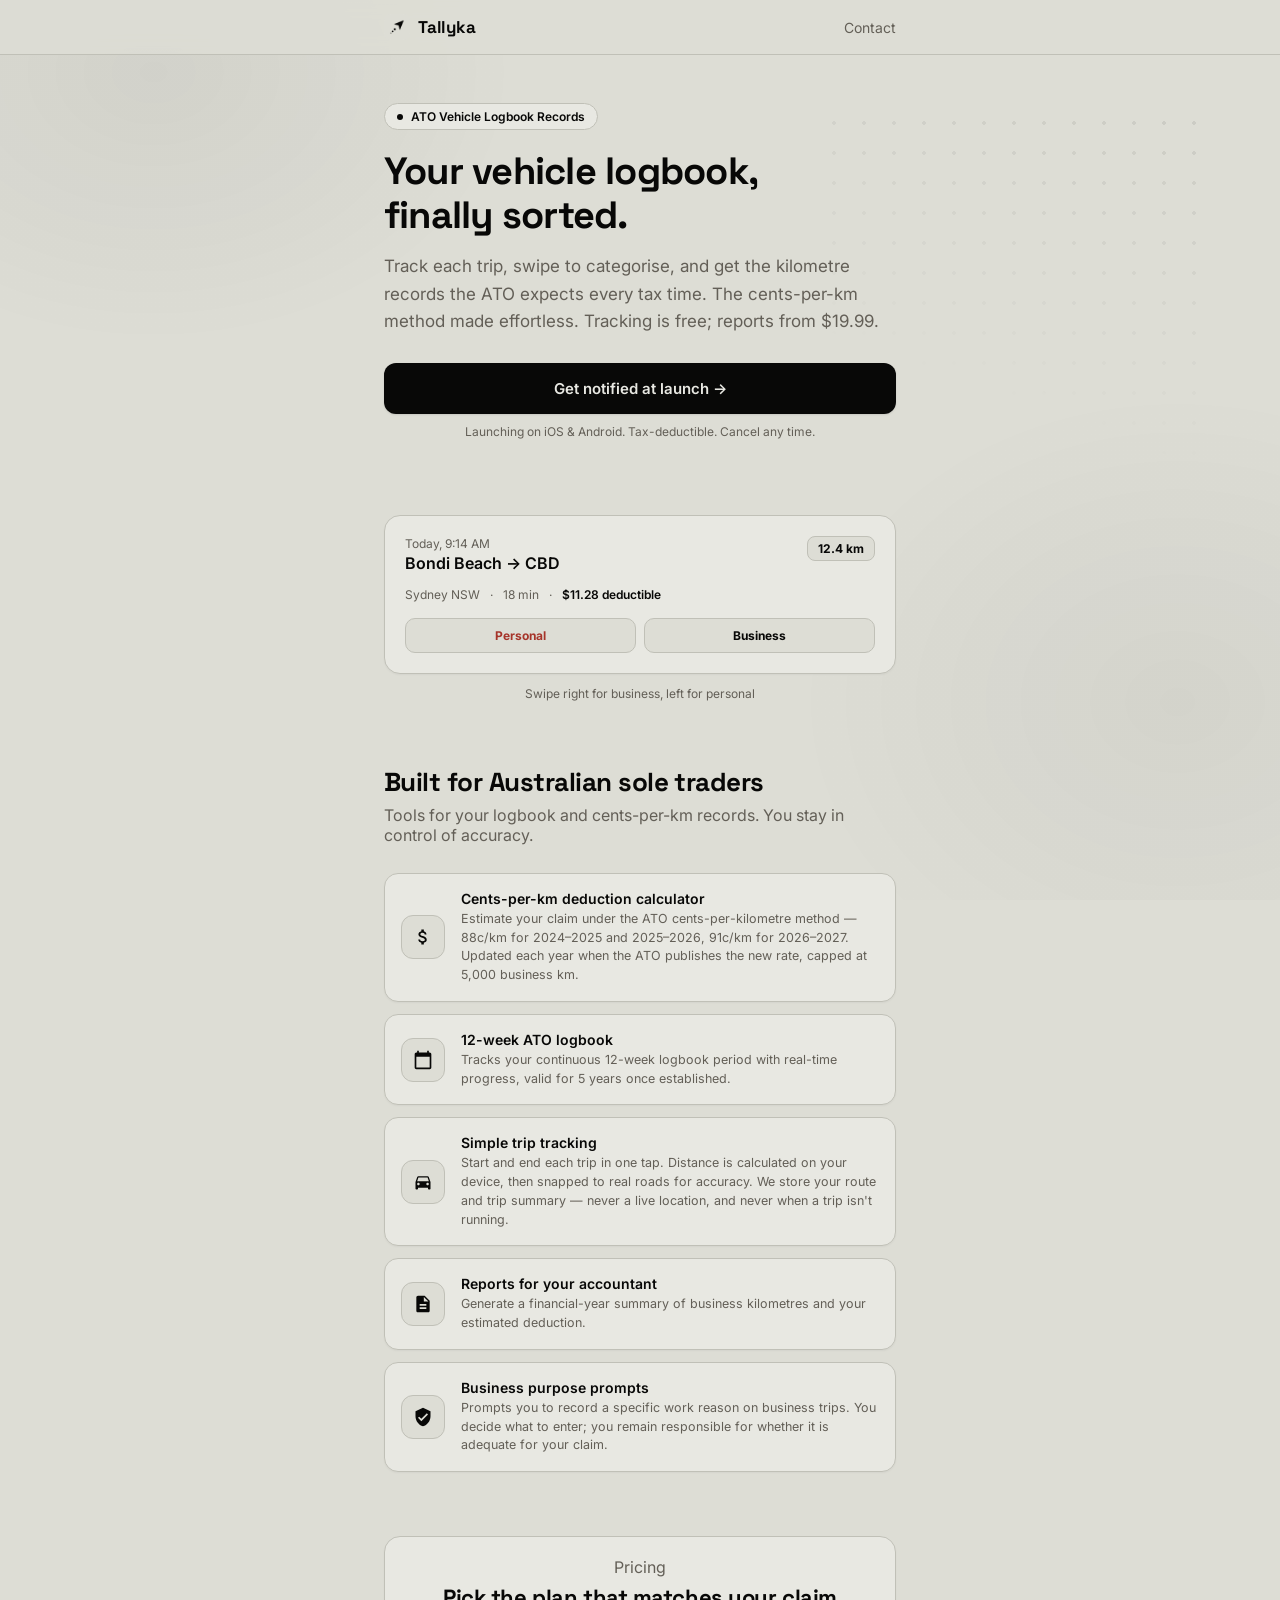
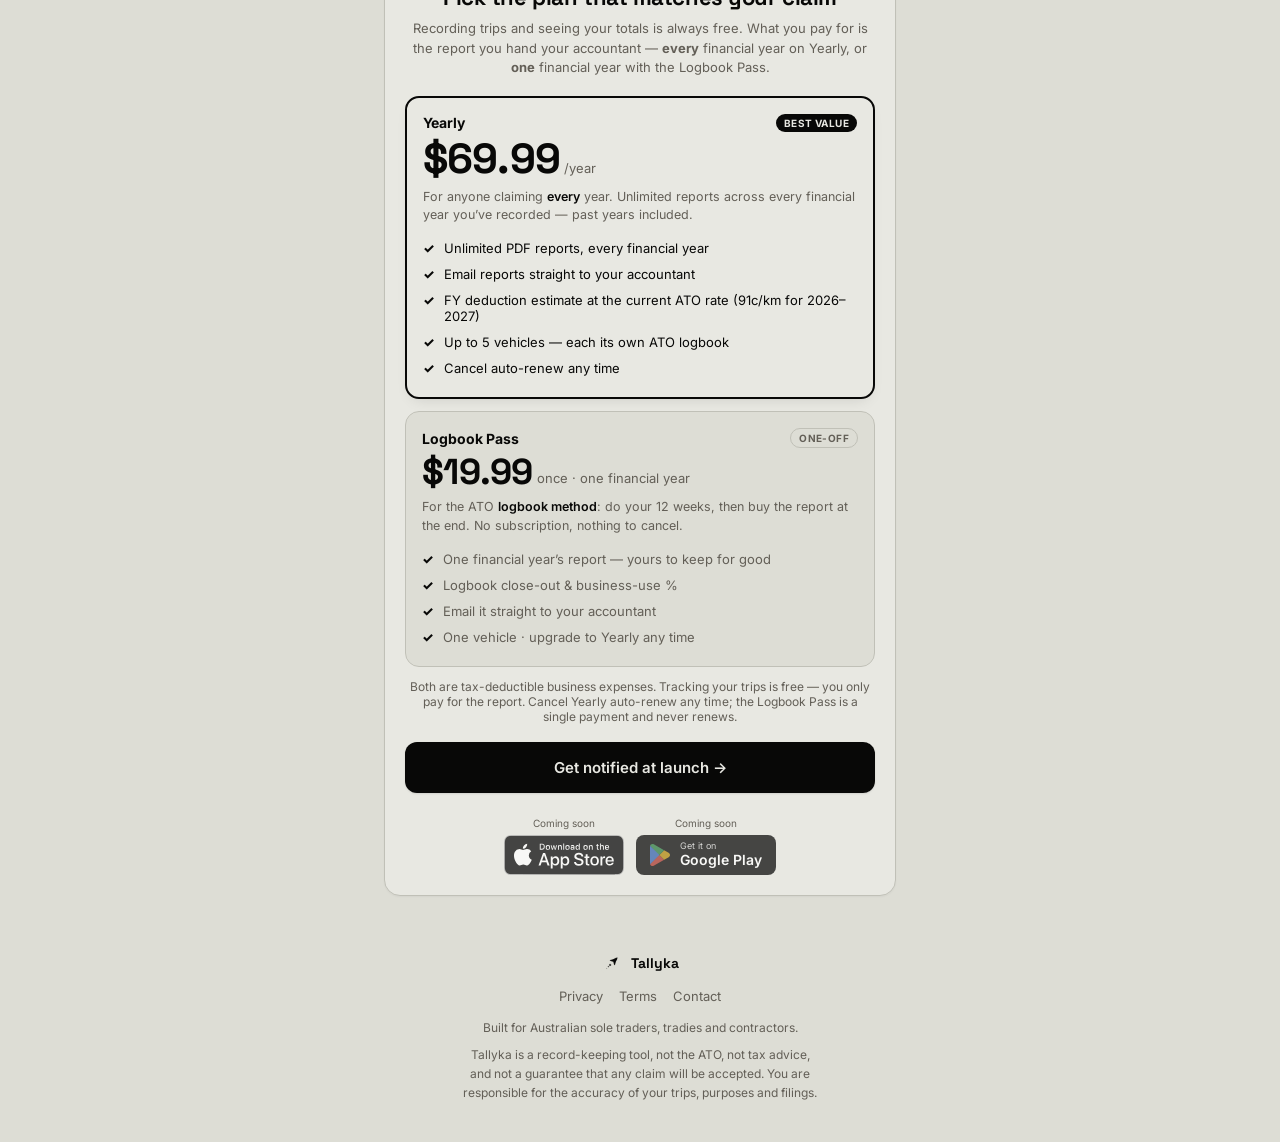
<file: index.html>
<!DOCTYPE html>
<html lang="en">
<head>
<meta charset="UTF-8" />
<meta name="viewport" content="width=device-width, initial-scale=1.0" />
<meta name="referrer" content="strict-origin-when-cross-origin" />
<title>Tallyka | The Frictionless ATO Vehicle Logbook</title>
<meta name="description" content="Tallyka helps Australian sole traders, tradies and contractors keep the kilometre records the ATO expects. Swipe to categorise trips, generate reports, and estimate your deduction." />
<meta property="og:title" content="Tallyka | The Frictionless ATO Vehicle Logbook" />
<meta property="og:description" content="Swipe to categorise trips. Auto-generate record-keeping reports. Tracking is free; reports from $19.99." />
<meta property="og:type" content="website" />
<meta property="og:image" content="icon.png" />
<link rel="icon" type="image/png" href="icon.png" />
<link rel="preconnect" href="https://fonts.googleapis.com">
<link rel="preconnect" href="https://fonts.gstatic.com" crossorigin>
<link href="https://fonts.googleapis.com/css2?family=Inter:wght@400;500;600;700;800&family=Space+Grotesk:wght@500;600;700&display=swap" rel="stylesheet">
<style>
  :root {
    --bg: #DDDDD5;
    --bg-rgb: 221, 221, 213;
    --bg-alt: #E4E3DD;
    --card: #E8E8E2;
    --border: #C0C0B7;
    --muted: #635F57;
    --fg: #080807;
    --fg-rgb: 8, 8, 7;
    --primary: #080807;
    --primary-hover: #2a2a27;
    --destructive: #A6342A;
  }
  @media (prefers-color-scheme: dark) {
    :root:not([data-theme="light"]) {
      --bg: #18170F;
      --bg-rgb: 24, 23, 15;
      --bg-alt: #201F16;
      --card: #23221A;
      --border: #3B3929;
      --muted: #A9A08C;
      --fg: #F3F1E6;
      --fg-rgb: 243, 241, 230;
      --primary: #F3F1E6;
      --primary-hover: #DCD9C9;
      --destructive: #E27E6E;
    }
  }
  :root[data-theme="dark"] {
    --bg: #18170F;
    --bg-rgb: 24, 23, 15;
    --bg-alt: #201F16;
    --card: #23221A;
    --border: #3B3929;
    --muted: #A9A08C;
    --fg: #F3F1E6;
    --fg-rgb: 243, 241, 230;
    --primary: #F3F1E6;
    --primary-hover: #DCD9C9;
    --destructive: #E27E6E;
  }
  * { box-sizing: border-box; }
  html { background: var(--bg); }
  body {
    margin: 0;
    background: var(--bg);
    color: var(--fg);
    font-family: 'Inter', system-ui, -apple-system, sans-serif;
    -webkit-font-smoothing: antialiased;
    position: relative;
  }
  h1, h2, h3 { font-family: 'Space Grotesk', 'Inter', system-ui, -apple-system, sans-serif; }
  .wrap { max-width: 480px; margin: 0 auto; padding: 0 24px; position: relative; z-index: 1; }
  nav {
    position: sticky; top: 0; z-index: 50;
    background: rgba(var(--bg-rgb), 0.85);
    backdrop-filter: blur(8px);
    border-bottom: 1px solid var(--border);
  }
  nav .wrap { display: flex; align-items: center; justify-content: space-between; padding: 14px 24px; }
  .brand { display: flex; align-items: center; gap: 8px; font-weight: 700; font-size: 17px; letter-spacing: -0.01em; font-family: 'Space Grotesk', sans-serif; }
  .brand img { width: 26px; height: 26px; border-radius: 7px; transition: transform 0.35s cubic-bezier(.34,1.56,.64,1); }
  .brand:hover img { transform: rotate(8deg) scale(1.1); }
  .nav-link { color: var(--muted); text-decoration: none; font-size: 14px; transition: color 0.2s; }
  .nav-link:hover { color: var(--fg); }

  .badge {
    display: inline-flex; align-items: center; gap: 8px;
    background: var(--card); border: 1px solid var(--border);
    border-radius: 999px; padding: 5px 12px; font-size: 12px; font-weight: 600; color: var(--fg);
    margin-bottom: 20px;
    transition: transform 0.2s, box-shadow 0.2s;
  }
  .badge:hover { transform: translateY(-1px); box-shadow: 0 4px 10px -4px rgba(8,8,7,0.25); }
  .dot { width: 6px; height: 6px; border-radius: 50%; background: var(--primary); }

  h1 { font-size: 38px; font-weight: 700; line-height: 1.15; letter-spacing: -0.02em; margin: 0 0 16px; }
  h1 span { color: var(--fg); }
  .lead { font-size: 17px; color: var(--muted); line-height: 1.6; margin: 0 0 28px; }

  .btn {
    display: inline-flex; align-items: center; justify-content: center; gap: 8px;
    width: 100%; padding: 16px; border-radius: 12px; font-weight: 600; font-size: 15px;
    text-decoration: none; border: none; cursor: pointer;
  }
  .btn-primary {
    background: var(--primary); color: var(--card);
    box-shadow: 0 1px 2px rgba(8,8,7,0.1);
    transition: background 0.2s, transform 0.2s cubic-bezier(.2,.8,.2,1), box-shadow 0.2s;
  }
  .btn-primary:hover { background: var(--primary-hover); transform: translateY(-2px); box-shadow: 0 12px 24px -8px rgba(8,8,7,0.4); }
  .btn-primary:active { transform: translateY(0); box-shadow: 0 2px 6px -2px rgba(8,8,7,0.3); }
  .fine { text-align: center; font-size: 12px; color: var(--muted); margin-top: 10px; }

  section { padding: 64px 0 0; }
  .card {
    background: var(--card); border: 1px solid var(--border); border-radius: 16px; padding: 20px;
    box-shadow: 0 1px 2px rgba(8,8,7,0.04);
  }
  .demo-card { position: relative; transition: transform 0.3s cubic-bezier(.2,.8,.2,1), box-shadow 0.3s; }
  .demo-card:hover { transform: translateY(-4px); box-shadow: 0 16px 32px -12px rgba(8,8,7,0.18); }
  .demo-row { display: flex; align-items: flex-start; justify-content: space-between; margin-bottom: 14px; }
  .demo-time { font-size: 12px; color: var(--muted); margin: 0 0 2px; }
  .demo-route { font-weight: 600; margin: 0; }
  .pill { background: var(--bg); border: 1px solid var(--border); border-radius: 8px; padding: 4px 10px; font-size: 12px; font-weight: 700; color: var(--fg); white-space: nowrap; transition: transform 0.2s; }
  .demo-card:hover .pill { transform: scale(1.06); }
  .demo-meta { display: flex; gap: 10px; align-items: center; font-size: 12px; color: var(--muted); margin-bottom: 16px; flex-wrap: wrap; }
  .demo-meta .accent { color: var(--fg); font-weight: 600; }
  .swipe-row { display: flex; gap: 8px; }
  .swipe-btn { flex: 1; text-align: center; border-radius: 10px; padding: 9px; font-size: 12px; font-weight: 700; transition: transform 0.2s, box-shadow 0.2s; }
  .swipe-personal { background: var(--bg); border: 1px solid var(--border); color: var(--destructive); }
  .swipe-business { background: var(--bg); border: 1px solid var(--border); color: var(--fg); }
  .swipe-btn:hover { transform: translateY(-2px); box-shadow: 0 6px 14px -6px rgba(8,8,7,0.25); }
  .swipe-hint { text-align: center; font-size: 12px; color: var(--muted); margin: 12px 0 0; }

  h2 { font-size: 26px; font-weight: 700; letter-spacing: -0.02em; margin: 0 0 6px; }
  .sub { color: var(--muted); margin: 0 0 28px; }
  .feature-grid { display: grid; gap: 12px; }
  .feature {
    display: flex; gap: 16px; align-items: center; background: var(--card); border: 1px solid var(--border); border-radius: 14px; padding: 16px;
    box-shadow: 0 1px 2px rgba(8,8,7,0.04);
    transition: transform 0.3s cubic-bezier(.2,.8,.2,1), box-shadow 0.3s cubic-bezier(.2,.8,.2,1), border-color 0.3s;
  }
  .feature:hover { transform: translateY(-3px); box-shadow: 0 14px 28px -10px rgba(8,8,7,0.2); border-color: var(--fg); }
  .feature .icon { width: 44px; height: 44px; border-radius: 12px; background: var(--bg); border: 1px solid var(--border); display: flex; align-items: center; justify-content: center; flex-shrink: 0; transition: transform 0.35s cubic-bezier(.34,1.56,.64,1), background 0.3s, border-color 0.3s; }
  .feature:hover .icon { transform: scale(1.12) rotate(-6deg); background: var(--fg); border-color: var(--fg); }
  .feature:hover .icon svg path { fill: var(--card); }
  .feature .title { font-weight: 600; font-size: 14px; margin: 0 0 3px; }
  .feature .desc { font-size: 12.5px; color: var(--muted); line-height: 1.5; margin: 0; }

  .reveal { opacity: 0; transform: translateY(18px); transition: opacity 0.6s ease, transform 0.6s cubic-bezier(.2,.8,.2,1); }
  .reveal.is-visible { opacity: 1; transform: translateY(0); }
  @media (prefers-reduced-motion: reduce) {
    .reveal { opacity: 1; transform: none; transition: none; }
  }

  .pricing { text-align: center; }
  .pricing-intro { color: var(--muted); font-size: 13px; line-height: 1.5; margin: 0 0 18px; }
  .plan {
    text-align: left; border: 1px solid var(--border); border-radius: 14px;
    padding: 16px; margin: 0 0 12px; background: var(--bg);
    transition: transform 0.3s cubic-bezier(.2,.8,.2,1), box-shadow 0.3s cubic-bezier(.2,.8,.2,1), border-color 0.3s;
  }
  .plan:hover { transform: translateY(-4px); box-shadow: 0 16px 30px -12px rgba(8,8,7,0.22); border-color: var(--fg); }
  .plan-primary { border: 2px solid var(--fg); background: var(--card); box-shadow: 0 6px 16px -8px rgba(8,8,7,0.16); }
  .plan-primary:hover { box-shadow: 0 20px 36px -12px rgba(8,8,7,0.28); }
  .plan-head { display: flex; align-items: center; justify-content: space-between; gap: 8px; margin-bottom: 4px; }
  .plan-name { font-weight: 700; font-size: 14px; margin: 0; }
  .plan-badge {
    font-size: 10px; font-weight: 700; text-transform: uppercase; letter-spacing: 0.04em;
    background: var(--fg); color: var(--card); border-radius: 999px; padding: 3px 8px; white-space: nowrap;
  }
  .price-row { display: flex; align-items: flex-end; gap: 4px; margin: 6px 0 8px; }
  .price { font-size: 36px; font-weight: 700; line-height: 1; font-family: 'Space Grotesk', sans-serif; letter-spacing: -0.02em; }
  .plan-primary .price { font-size: 42px; }
  .price-sub { color: var(--muted); font-size: 13px; padding-bottom: 4px; }
  .plan-for { font-size: 12.5px; color: var(--muted); line-height: 1.5; margin: 0 0 10px; }
  .plan-for strong { color: var(--fg); font-weight: 600; }
  .price-note { color: var(--muted); font-size: 12px; margin: 8px 0 18px; }
  ul.checklist { list-style: none; padding: 0; margin: 0; text-align: left; }
  ul.checklist li { display: flex; gap: 10px; align-items: flex-start; font-size: 13px; padding: 5px 0; color: var(--muted); }
  .plan-primary ul.checklist li { color: var(--fg); }
  ul.checklist li::before { content: "✓"; color: var(--fg); font-weight: 800; flex-shrink: 0; }

  .stores { display: flex; gap: 12px; justify-content: center; margin-top: 24px; flex-wrap: wrap; align-items: center; }
  .store-badge { position: relative; display: inline-flex; flex-direction: column; align-items: center; gap: 6px; transition: transform 0.25s cubic-bezier(.2,.8,.2,1); }
  .store-badge:hover { transform: translateY(-3px); }
  .store-badge .badge-soon { font-size: 10px; color: var(--muted); }
  .store-badge img { height: 40px; display: block; opacity: 0.7; transition: opacity 0.2s; }
  .store-badge:hover img { opacity: 0.95; }
  .gplay-badge { display: inline-flex; align-items: center; gap: 10px; background: #000; border-radius: 8px; padding: 8px 14px; height: 40px; box-sizing: border-box; opacity: 0.7; transition: opacity 0.2s; }
  .store-badge:hover .gplay-badge { opacity: 0.95; }
  .gplay-badge img { height: 22px; width: auto; }
  .gplay-badge .gplay-text { text-align: left; line-height: 1.2; }
  .gplay-badge .gplay-sub { font-size: 9px; color: #ccc; display: block; }
  .gplay-badge .gplay-name { font-size: 14px; font-weight: 600; color: #fff; display: block; }

  footer { padding: 56px 0 40px; text-align: center; }
  .footer-brand { display: flex; align-items: center; justify-content: center; gap: 8px; margin-bottom: 10px; font-weight: 700; font-size: 14px; font-family: 'Space Grotesk', sans-serif; }
  .footer-brand img { width: 22px; height: 22px; border-radius: 6px; }
  .footer-links { display: flex; gap: 16px; justify-content: center; margin: 14px 0; }
  .footer-links a { color: var(--muted); font-size: 13px; text-decoration: none; }
  .footer-links a:hover { color: var(--fg); }
  .footer-note { font-size: 12px; color: var(--muted); line-height: 1.6; max-width: 360px; margin: 0 auto; }

  /* Wide-viewport atmosphere — the layout is a deliberately narrow, phone-width
     reading column (this is an app teaser, not a desktop dashboard), but on a
     real monitor that leaves most of the frame as flat, textureless ground.
     Two quiet off-axis glows plus a faint route line give it depth without
     competing with the column; both stay inert on the phone widths most
     visitors will actually use. */
  @media (min-width: 860px) {
    .wrap { max-width: 560px; }
    body::before {
      content: "";
      position: fixed; inset: 0; z-index: 0; pointer-events: none;
      background:
        radial-gradient(560px 420px at 12% 8%, rgba(var(--fg-rgb), 0.05), transparent 65%),
        radial-gradient(640px 520px at 92% 78%, rgba(var(--fg-rgb), 0.045), transparent 60%);
    }
    body::after {
      content: "";
      position: fixed; top: 12%; right: 6%; z-index: 0; pointer-events: none;
      width: 30vw; height: 60vh; max-width: 420px;
      background-image: radial-gradient(rgba(var(--fg-rgb), 0.16) 1.6px, transparent 1.6px);
      background-size: 30px 30px;
      -webkit-mask-image: linear-gradient(200deg, #000 0%, transparent 55%);
      mask-image: linear-gradient(200deg, #000 0%, transparent 55%);
      opacity: 0.5;
    }
  }
  @media (min-width: 860px) and (prefers-reduced-motion: no-preference) {
    body::after { transition: opacity 0.4s; }
  }

  /* Cursor trail — echoes the logo's arrow + shrinking dot trail. Fine-pointer,
     non-touch devices only; a synthetic cursor on a touchscreen has no meaning. */
  @media (hover: hover) and (pointer: fine) {
    body.tk-trail-on, body.tk-trail-on a, body.tk-trail-on button { cursor: none; }
    .tk-cursor { position: fixed; top: 0; left: 0; z-index: 9999; pointer-events: none; will-change: transform; opacity: 0; transition: opacity 0.2s; }
    .tk-cursor svg { display: block; filter: drop-shadow(0 2px 4px rgba(8,8,7,0.25)); }
    .tk-trail-on .tk-cursor.is-active { opacity: 1; }
    .tk-dot { position: fixed; top: 0; left: 0; z-index: 9998; pointer-events: none; border-radius: 50%; background: var(--fg); will-change: transform; opacity: 0; transition: opacity 0.2s; }
    .tk-trail-on .tk-dot.is-active { opacity: 1; }
    .tk-trail-on #tkDot2.is-active { opacity: 0.75; }
    .tk-trail-on #tkDot3.is-active { opacity: 0.5; }
  }
  @media (prefers-reduced-motion: reduce) {
    .tk-cursor, .tk-dot { display: none !important; }
  }
</style>
</head>
<body>

<nav>
  <div class="wrap">
    <div class="brand"><img src="icon.png" alt="Tallyka" /> Tallyka</div>
    <a class="nav-link" href="mailto:tallyka.info@gmail.com?subject=Tallyka">Contact</a>
  </div>
</nav>

<div class="wrap">

  <section style="padding-top:48px;">
    <span class="badge"><span class="dot"></span> ATO Vehicle Logbook Records</span>
    <h1>Your vehicle logbook,<br><span>finally sorted.</span></h1>
    <p class="lead">Track each trip, swipe to categorise, and get the kilometre records the ATO expects every tax time. The cents-per-km method made effortless. Tracking is free; reports from $19.99.</p>
    <a class="btn btn-primary" href="mailto:tallyka.info@gmail.com?subject=Notify%20me%20when%20Tallyka%20launches">Get notified at launch →</a>
    <p class="fine">Launching on iOS &amp; Android. Tax-deductible. Cancel any time.</p>
  </section>

  <section>
    <div class="card demo-card reveal">
      <div class="demo-row">
        <div>
          <p class="demo-time">Today, 9:14 AM</p>
          <p class="demo-route">Bondi Beach → CBD</p>
        </div>
        <div class="pill">12.4 km</div>
      </div>
      <div class="demo-meta">
        <span>Sydney NSW</span><span>·</span><span>18 min</span><span>·</span><span class="accent">$11.28 deductible</span>
      </div>
      <div class="swipe-row">
        <div class="swipe-btn swipe-personal">Personal</div>
        <div class="swipe-btn swipe-business">Business</div>
      </div>
    </div>
    <p class="swipe-hint">Swipe right for business, left for personal</p>
  </section>

  <section>
    <h2>Built for Australian sole traders</h2>
    <p class="sub">Tools for your logbook and cents-per-km records. You stay in control of accuracy.</p>
    <div class="feature-grid">
      <div class="feature reveal" style="transition-delay:0ms;">
        <div class="icon"><svg width="20" height="20" viewBox="0 0 24 24" fill="#080807"><path d="M11.8 10.9c-2.27-.59-3-1.2-3-2.15 0-1.09 1.01-1.85 2.7-1.85 1.78 0 2.44.85 2.5 2.1h2.21c-.07-1.72-1.12-3.3-3.21-3.81V3h-3v2.16c-1.94.42-3.5 1.68-3.5 3.61 0 2.31 1.91 3.46 4.7 4.13 2.5.6 3 1.48 3 2.41 0 .69-.49 1.79-2.7 1.79-2.06 0-2.87-.92-2.98-2.1h-2.2c.12 2.19 1.76 3.42 3.68 3.83V21h3v-2.15c1.95-.37 3.5-1.5 3.5-3.55 0-2.84-2.43-3.81-4.7-4.4z"/></svg></div>
        <div><p class="title">Cents-per-km deduction calculator</p><p class="desc">Estimate your claim under the ATO cents-per-kilometre method — 88c/km for 2024–2025 and 2025–2026, 91c/km for 2026–2027. Updated each year when the ATO publishes the new rate, capped at 5,000 business km.</p></div>
      </div>
      <div class="feature reveal" style="transition-delay:60ms;">
        <div class="icon"><svg width="20" height="20" viewBox="0 0 24 24" fill="#080807"><path d="M20 3h-1V1h-2v2H7V1H5v2H4c-1.1 0-2 .9-2 2v16c0 1.1.9 2 2 2h16c1.1 0 2-.9 2-2V5c0-1.1-.9-2-2-2zm0 18H4V8h16v13z"/></svg></div>
        <div><p class="title">12-week ATO logbook</p><p class="desc">Tracks your continuous 12-week logbook period with real-time progress, valid for 5 years once established.</p></div>
      </div>
      <div class="feature reveal" style="transition-delay:120ms;">
        <div class="icon"><svg width="20" height="20" viewBox="0 0 24 24" fill="#080807"><path d="M18.92 6.01C18.72 5.42 18.16 5 17.5 5h-11c-.66 0-1.21.42-1.42 1.01L3 12v8c0 .55.45 1 1 1h1c.55 0 1-.45 1-1v-1h12v1c0 .55.45 1 1 1h1c.55 0 1-.45 1-1v-8l-2.08-5.99zM6.5 16c-.83 0-1.5-.67-1.5-1.5S5.67 13 6.5 13s1.5.67 1.5 1.5S7.33 16 6.5 16zm11 0c-.83 0-1.5-.67-1.5-1.5s.67-1.5 1.5-1.5 1.5.67 1.5 1.5-.67 1.5-1.5 1.5zM5 11l1.5-4.5h11L19 11H5z"/></svg></div>
        <div><p class="title">Simple trip tracking</p><p class="desc">Start and end each trip in one tap. Distance is calculated on your device, then snapped to real roads for accuracy. We store your route and trip summary — never a live location, and never when a trip isn't running.</p></div>
      </div>
      <div class="feature reveal" style="transition-delay:180ms;">
        <div class="icon"><svg width="20" height="20" viewBox="0 0 24 24" fill="#080807"><path d="M14 2H6c-1.1 0-1.99.9-1.99 2L4 20c0 1.1.89 2 1.99 2H18c1.1 0 2-.9 2-2V8l-6-6zm2 16H8v-2h8v2zm0-4H8v-2h8v2zm-3-5V3.5L18.5 9H13z"/></svg></div>
        <div><p class="title">Reports for your accountant</p><p class="desc">Generate a financial-year summary of business kilometres and your estimated deduction.</p></div>
      </div>
      <div class="feature reveal" style="transition-delay:240ms;">
        <div class="icon"><svg width="20" height="20" viewBox="0 0 24 24" fill="#080807"><path d="M12 1L3 5v6c0 5.55 3.84 10.74 9 12 5.16-1.26 9-6.45 9-12V5l-9-4zm-2 16l-4-4 1.41-1.41L10 14.17l6.59-6.59L18 9l-8 8z"/></svg></div>
        <div><p class="title">Business purpose prompts</p><p class="desc">Prompts you to record a specific work reason on business trips. You decide what to enter; you remain responsible for whether it is adequate for your claim.</p></div>
      </div>
    </div>
  </section>

  <section>
    <div class="card pricing">
      <p class="sub" style="margin-bottom:6px;">Pricing</p>
      <h2 style="font-size:22px;margin-bottom:8px;">Pick the plan that matches your claim</h2>
      <p class="pricing-intro">Recording trips and seeing your totals is always free. What you pay for is the report you hand your accountant &mdash; <strong>every</strong> financial year on Yearly, or <strong>one</strong> financial year with the Logbook Pass.</p>

      <div class="plan plan-primary reveal" style="transition-delay:0ms;">
        <div class="plan-head">
          <p class="plan-name">Yearly</p>
          <span class="plan-badge">Best value</span>
        </div>
        <div class="price-row"><span class="price">$69.99</span><span class="price-sub">/year</span></div>
        <p class="plan-for">For anyone claiming <strong>every</strong> year. Unlimited reports across every financial year you&rsquo;ve recorded &mdash; past years included.</p>
        <ul class="checklist">
          <li>Unlimited PDF reports, every financial year</li>
          <li>Email reports straight to your accountant</li>
          <li>FY deduction estimate at the current ATO rate (91c/km for 2026&ndash;2027)</li>
          <li>Up to 5 vehicles &mdash; each its own ATO logbook</li>
          <li>Cancel auto-renew any time</li>
        </ul>
      </div>

      <div class="plan reveal" style="transition-delay:90ms;">
        <div class="plan-head">
          <p class="plan-name">Logbook Pass</p>
          <span class="plan-badge" style="background:transparent;color:var(--muted);border:1px solid var(--border);">One-off</span>
        </div>
        <div class="price-row"><span class="price">$19.99</span><span class="price-sub">once &middot; one financial year</span></div>
        <p class="plan-for">For the ATO <strong>logbook method</strong>: do your 12 weeks, then buy the report at the end. No subscription, nothing to cancel.</p>
        <ul class="checklist">
          <li>One financial year&rsquo;s report &mdash; yours to keep for good</li>
          <li>Logbook close-out &amp; business-use %</li>
          <li>Email it straight to your accountant</li>
          <li>One vehicle &middot; upgrade to Yearly any time</li>
        </ul>
      </div>

      <p class="price-note">Both are tax-deductible business expenses. Tracking your trips is free &mdash; you only pay for the report. Cancel Yearly auto-renew any time; the Logbook Pass is a single payment and never renews.</p>
      <a class="btn btn-primary" href="mailto:tallyka.info@gmail.com?subject=Notify%20me%20when%20Tallyka%20launches">Get notified at launch →</a>
      <div class="stores">
        <span class="store-badge">
          <span class="badge-soon">Coming soon</span>
          <img src="badge-appstore.svg" alt="Download on the App Store" />
        </span>
        <span class="store-badge">
          <span class="badge-soon">Coming soon</span>
          <span class="gplay-badge">
            <img src="badge-googleplay.svg" alt="" />
            <span class="gplay-text">
              <span class="gplay-sub">Get it on</span>
              <span class="gplay-name">Google Play</span>
            </span>
          </span>
        </span>
      </div>
    </div>
  </section>

  <footer>
    <div class="footer-brand"><img src="icon.png" alt="Tallyka" /> Tallyka</div>
    <div class="footer-links">
      <a href="privacy.html">Privacy</a>
      <a href="terms.html">Terms</a>
      <a href="mailto:tallyka.info@gmail.com">Contact</a>
    </div>
    <p class="footer-note">Built for Australian sole traders, tradies and contractors.</p>
    <p class="footer-note" style="margin-top:8px;">Tallyka is a record-keeping tool, not the ATO, not tax advice, and not a guarantee that any claim will be accepted. You are responsible for the accuracy of your trips, purposes and filings.</p>
  </footer>

</div>

<div class="tk-cursor" id="tkCursor"><svg width="18" height="18" viewBox="0 0 24 24"><polygon points="3 11 22 2 13 21 11 13 3 11" fill="#080807"/></svg></div>
<div class="tk-dot" id="tkDot1" style="width:8px;height:8px;"></div>
<div class="tk-dot" id="tkDot2" style="width:6px;height:6px;"></div>
<div class="tk-dot" id="tkDot3" style="width:4px;height:4px;"></div>

<script>
  // Cursor trail — arrow + shrinking dots chase the pointer with a lag,
  // echoing the logo's own arrow-and-trail mark. Skipped entirely on
  // touchscreens (no cursor to replace) and under prefers-reduced-motion.
  (function () {
    var canHover = window.matchMedia('(hover: hover) and (pointer: fine)').matches;
    var reduceMotion = window.matchMedia('(prefers-reduced-motion: reduce)').matches;
    if (!canHover || reduceMotion) return;

    document.body.classList.add('tk-trail-on');

    var cursor = document.getElementById('tkCursor');
    var dots = [document.getElementById('tkDot1'), document.getElementById('tkDot2'), document.getElementById('tkDot3')];
    var nodes = [cursor].concat(dots);
    var eases = [0.35, 0.28, 0.22, 0.16];
    var sizes = [18, 8, 6, 4];
    var pts = nodes.map(function () { return { x: 0, y: 0 }; });
    var mouseX = 0, mouseY = 0, started = false, hot = false;

    function show() {
      cursor.classList.add('is-active');
      dots.forEach(function (d) { d.classList.add('is-active'); });
    }
    function hide() {
      cursor.classList.remove('is-active');
      dots.forEach(function (d) { d.classList.remove('is-active'); });
    }

    window.addEventListener('mousemove', function (e) {
      mouseX = e.clientX;
      mouseY = e.clientY;
      if (!started) {
        started = true;
        pts.forEach(function (p) { p.x = mouseX; p.y = mouseY; });
        show();
      }
    }, { passive: true });

    document.documentElement.addEventListener('mouseleave', hide);
    document.documentElement.addEventListener('mouseenter', function () { if (started) show(); });

    var hotSelector = 'a, button, .btn, .feature, .plan, .card, .store-badge';
    document.addEventListener('mouseover', function (e) {
      if (e.target.closest && e.target.closest(hotSelector)) hot = true;
    });
    document.addEventListener('mouseout', function (e) {
      if (!e.target.closest || !e.target.closest(hotSelector)) return;
      var to = e.relatedTarget;
      if (!to || !(to.closest && to.closest(hotSelector))) hot = false;
    });

    function tick() {
      if (started) {
        var targetX = mouseX, targetY = mouseY;
        for (var i = 0; i < nodes.length; i++) {
          var p = pts[i];
          var ease = eases[i];
          p.x += (targetX - p.x) * ease;
          p.y += (targetY - p.y) * ease;
          targetX = p.x;
          targetY = p.y;
          var half = sizes[i] / 2;
          var scale = i === 0 && hot ? 1.3 : 1;
          nodes[i].style.transform = 'translate3d(' + (p.x - half) + 'px,' + (p.y - half) + 'px,0) scale(' + scale + ')';
        }
      }
      requestAnimationFrame(tick);
    }
    requestAnimationFrame(tick);
  })();

  // Fade-up reveal for cards as they scroll into view.
  (function () {
    var els = document.querySelectorAll('.reveal');
    if (!els.length) return;
    if (!('IntersectionObserver' in window)) {
      els.forEach(function (el) { el.classList.add('is-visible'); });
      return;
    }
    var io = new IntersectionObserver(function (entries) {
      entries.forEach(function (entry) {
        if (entry.isIntersecting) {
          entry.target.classList.add('is-visible');
          io.unobserve(entry.target);
        }
      });
    }, { threshold: 0.15, rootMargin: '0px 0px -40px 0px' });
    els.forEach(function (el) { io.observe(el); });
  })();
</script>
</body>
</html>
</file>
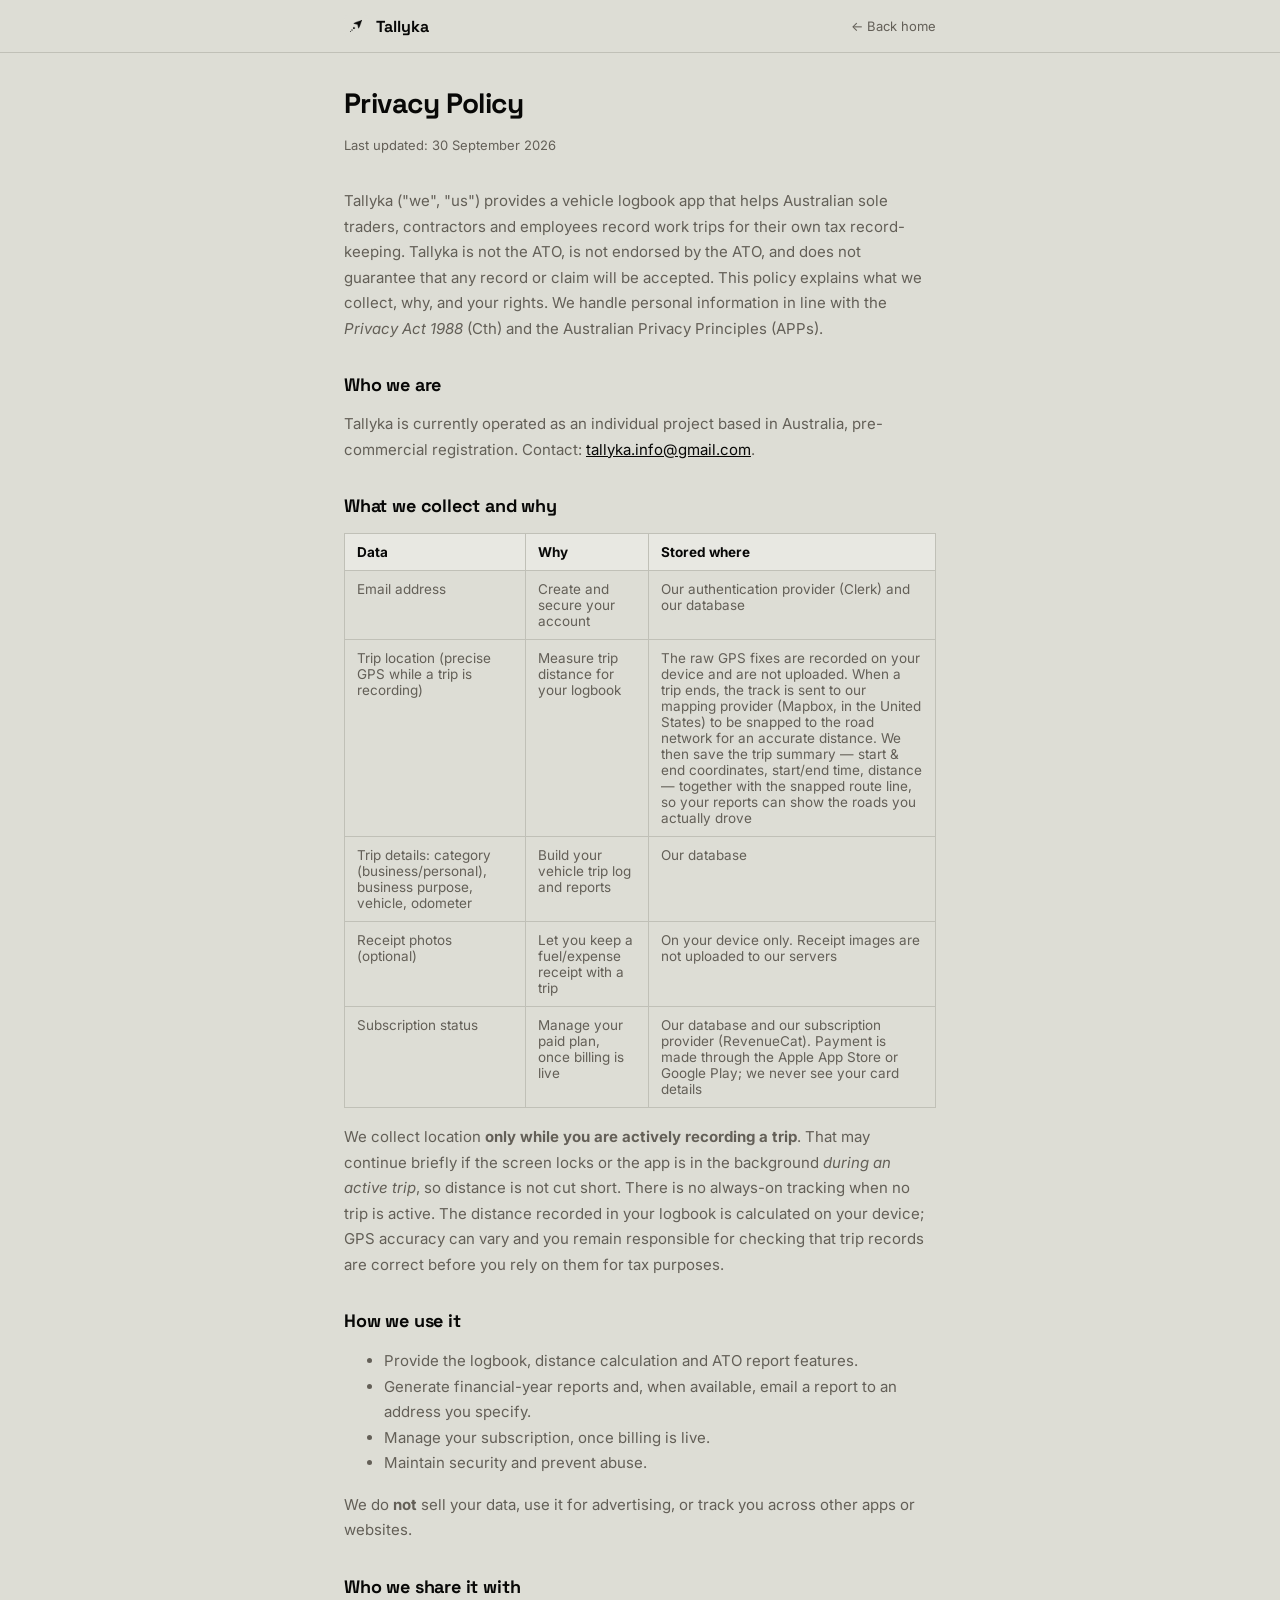
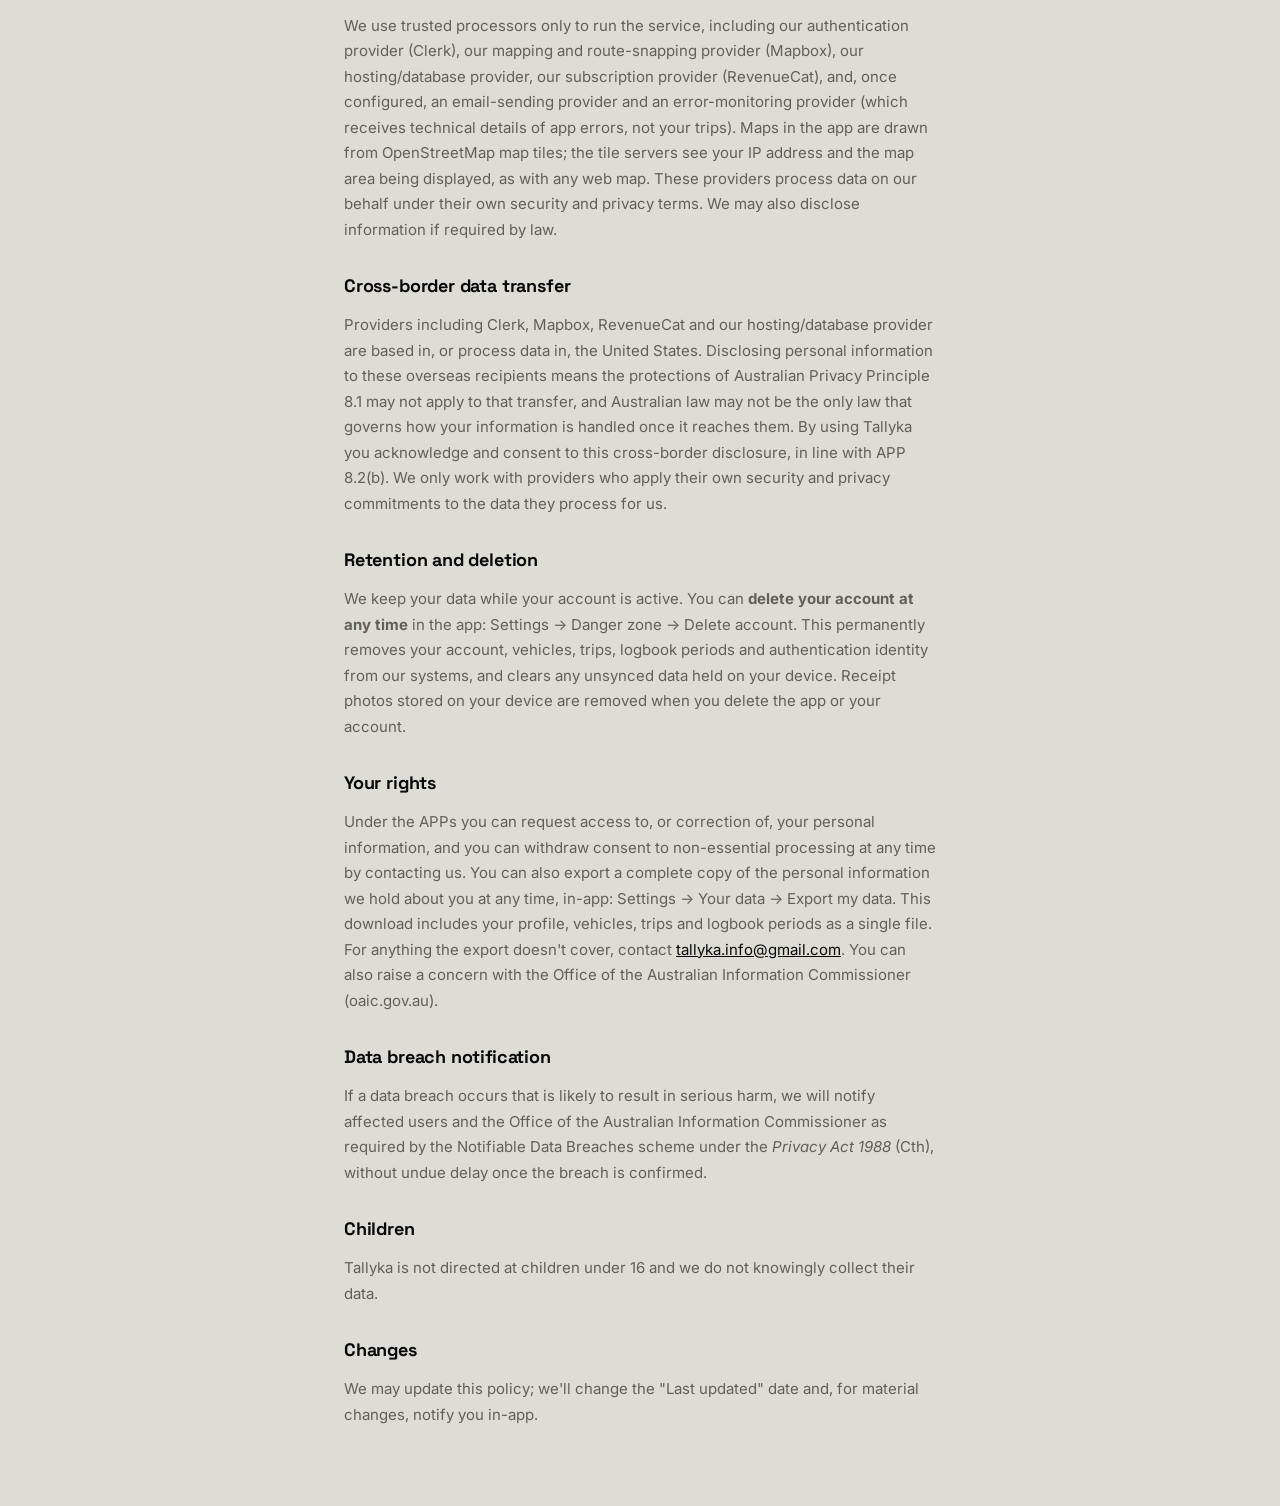
<file: privacy.html>
<!DOCTYPE html>
<html lang="en">
<head>
<meta charset="UTF-8" />
<meta name="viewport" content="width=device-width, initial-scale=1.0" />
<meta name="referrer" content="strict-origin-when-cross-origin" />
<title>Privacy Policy | Tallyka</title>
<link rel="icon" type="image/png" href="icon.png" />
<link rel="preconnect" href="https://fonts.googleapis.com">
<link rel="preconnect" href="https://fonts.gstatic.com" crossorigin>
<link href="https://fonts.googleapis.com/css2?family=Inter:wght@400;500;600;700;800&family=Space+Grotesk:wght@500;600;700&display=swap" rel="stylesheet">
<link rel="stylesheet" href="legal.css" />
</head>
<body>
<nav><div class="inner"><img src="icon.png" alt="" /><a class="brand" href="index.html">Tallyka</a><a class="back" href="index.html">← Back home</a></div></nav>
<div class="wrap">

<h1>Privacy Policy</h1>
<p class="updated">Last updated: 30 September 2026</p>

<p>Tallyka ("we", "us") provides a vehicle logbook app that helps Australian sole traders, contractors and employees record work trips for their own tax record-keeping. Tallyka is not the ATO, is not endorsed by the ATO, and does not guarantee that any record or claim will be accepted. This policy explains what we collect, why, and your rights. We handle personal information in line with the <em>Privacy Act 1988</em> (Cth) and the Australian Privacy Principles (APPs).</p>

<h2>Who we are</h2>
<p>Tallyka is currently operated as an individual project based in Australia, pre-commercial registration. Contact: <a href="mailto:tallyka.info@gmail.com">tallyka.info@gmail.com</a>.</p>

<h2>What we collect and why</h2>
<div class="table-scroll">
<table>
<tr><th>Data</th><th>Why</th><th>Stored where</th></tr>
<tr><td>Email address</td><td>Create and secure your account</td><td>Our authentication provider (Clerk) and our database</td></tr>
<tr><td>Trip location (precise GPS while a trip is recording)</td><td>Measure trip distance for your logbook</td><td>The raw GPS fixes are recorded on your device and are not uploaded. When a trip ends, the track is sent to our mapping provider (Mapbox, in the United States) to be snapped to the road network for an accurate distance. We then save the trip summary — start &amp; end coordinates, start/end time, distance — together with the snapped route line, so your reports can show the roads you actually drove</td></tr>
<tr><td>Trip details: category (business/personal), business purpose, vehicle, odometer</td><td>Build your vehicle trip log and reports</td><td>Our database</td></tr>
<tr><td>Receipt photos (optional)</td><td>Let you keep a fuel/expense receipt with a trip</td><td>On your device only. Receipt images are not uploaded to our servers</td></tr>
<tr><td>Subscription status</td><td>Manage your paid plan, once billing is live</td><td>Our database and our subscription provider (RevenueCat). Payment is made through the Apple App Store or Google Play; we never see your card details</td></tr>
</table>
</div>

<p>We collect location <strong>only while you are actively recording a trip</strong>. That may continue briefly if the screen locks or the app is in the background <em>during an active trip</em>, so distance is not cut short. There is no always-on tracking when no trip is active. The distance recorded in your logbook is calculated on your device; GPS accuracy can vary and you remain responsible for checking that trip records are correct before you rely on them for tax purposes.</p>

<h2>How we use it</h2>
<ul>
<li>Provide the logbook, distance calculation and ATO report features.</li>
<li>Generate financial-year reports and, when available, email a report to an address you specify.</li>
<li>Manage your subscription, once billing is live.</li>
<li>Maintain security and prevent abuse.</li>
</ul>
<p>We do <strong>not</strong> sell your data, use it for advertising, or track you across other apps or websites.</p>

<h2>Who we share it with</h2>
<p>We use trusted processors only to run the service, including our authentication provider (Clerk), our mapping and route-snapping provider (Mapbox), our hosting/database provider, our subscription provider (RevenueCat), and, once configured, an email-sending provider and an error-monitoring provider (which receives technical details of app errors, not your trips). Maps in the app are drawn from OpenStreetMap map tiles; the tile servers see your IP address and the map area being displayed, as with any web map. These providers process data on our behalf under their own security and privacy terms. We may also disclose information if required by law.</p>

<h2>Cross-border data transfer</h2>
<p>Providers including Clerk, Mapbox, RevenueCat and our hosting/database provider are based in, or process data in, the United States. Disclosing personal information to these overseas recipients means the protections of Australian Privacy Principle 8.1 may not apply to that transfer, and Australian law may not be the only law that governs how your information is handled once it reaches them. By using Tallyka you acknowledge and consent to this cross-border disclosure, in line with APP 8.2(b). We only work with providers who apply their own security and privacy commitments to the data they process for us.</p>

<h2>Retention and deletion</h2>
<p>We keep your data while your account is active. You can <strong>delete your account at any time</strong> in the app: Settings → Danger zone → Delete account. This permanently removes your account, vehicles, trips, logbook periods and authentication identity from our systems, and clears any unsynced data held on your device. Receipt photos stored on your device are removed when you delete the app or your account.</p>

<h2>Your rights</h2>
<p>Under the APPs you can request access to, or correction of, your personal information, and you can withdraw consent to non-essential processing at any time by contacting us. You can also export a complete copy of the personal information we hold about you at any time, in-app: Settings → Your data → Export my data. This download includes your profile, vehicles, trips and logbook periods as a single file. For anything the export doesn't cover, contact <a href="mailto:tallyka.info@gmail.com">tallyka.info@gmail.com</a>. You can also raise a concern with the Office of the Australian Information Commissioner (oaic.gov.au).</p>

<h2>Data breach notification</h2>
<p>If a data breach occurs that is likely to result in serious harm, we will notify affected users and the Office of the Australian Information Commissioner as required by the Notifiable Data Breaches scheme under the <em>Privacy Act 1988</em> (Cth), without undue delay once the breach is confirmed.</p>

<h2>Children</h2>
<p>Tallyka is not directed at children under 16 and we do not knowingly collect their data.</p>

<h2>Changes</h2>
<p>We may update this policy; we'll change the "Last updated" date and, for material changes, notify you in-app.</p>


</div>
</body>
</html>
</file>
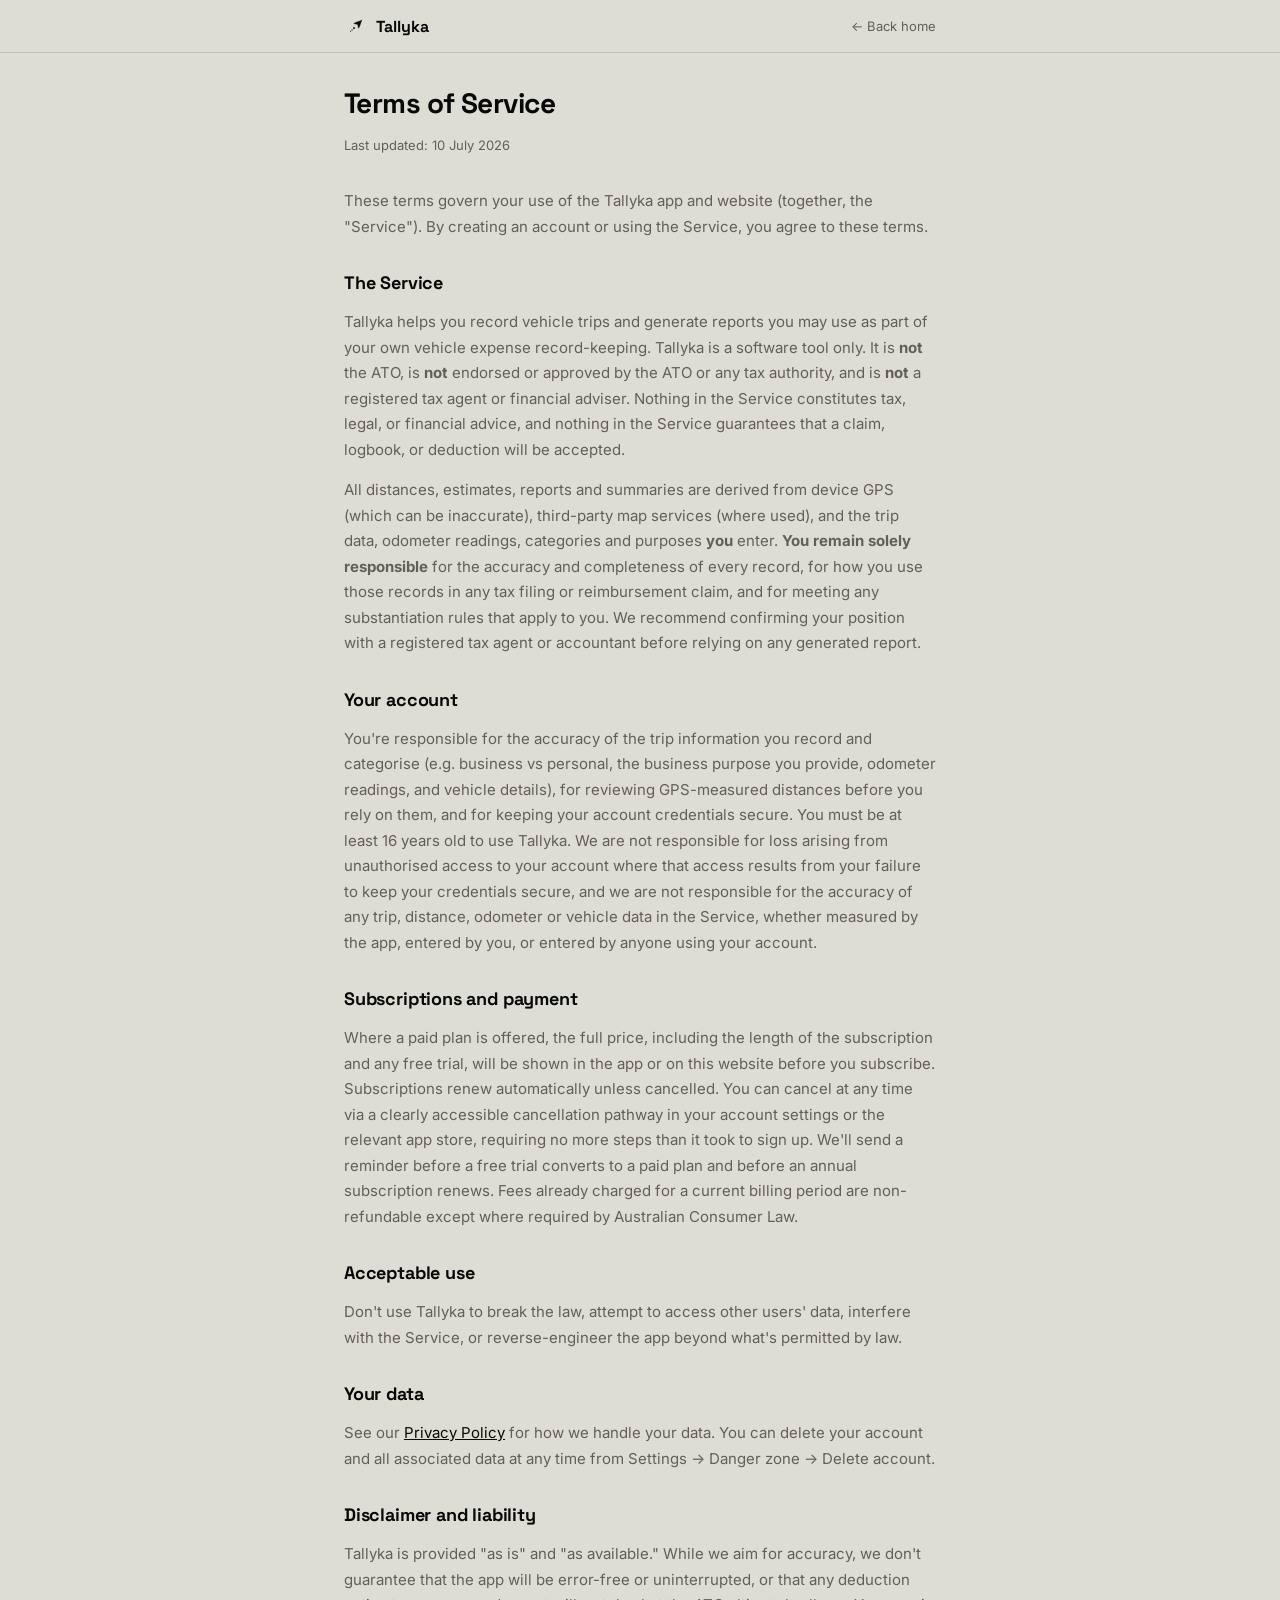
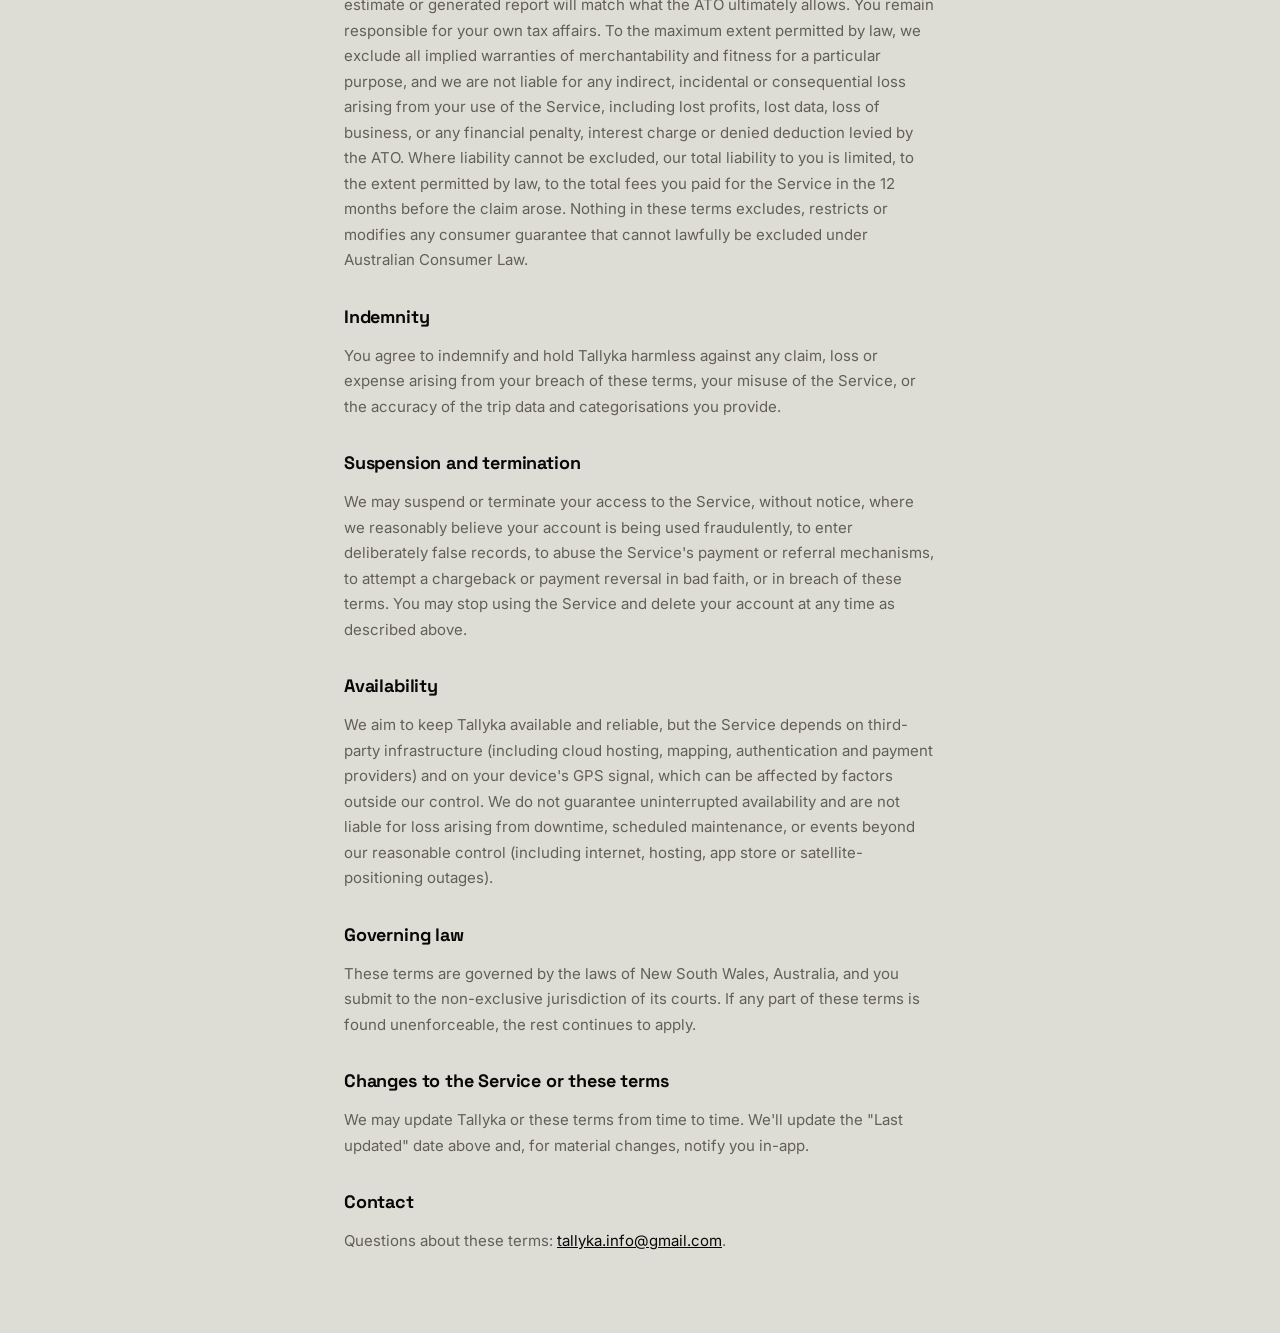
<file: terms.html>
<!DOCTYPE html>
<html lang="en">
<head>
<meta charset="UTF-8" />
<meta name="viewport" content="width=device-width, initial-scale=1.0" />
<meta name="referrer" content="strict-origin-when-cross-origin" />
<title>Terms of Service | Tallyka</title>
<link rel="icon" type="image/png" href="icon.png" />
<link rel="preconnect" href="https://fonts.googleapis.com">
<link rel="preconnect" href="https://fonts.gstatic.com" crossorigin>
<link href="https://fonts.googleapis.com/css2?family=Inter:wght@400;500;600;700;800&family=Space+Grotesk:wght@500;600;700&display=swap" rel="stylesheet">
<link rel="stylesheet" href="legal.css" />
</head>
<body>
<nav><div class="inner"><img src="icon.png" alt="" /><a class="brand" href="index.html">Tallyka</a><a class="back" href="index.html">← Back home</a></div></nav>
<div class="wrap">

<h1>Terms of Service</h1>
<p class="updated">Last updated: 10 July 2026</p>

<p>These terms govern your use of the Tallyka app and website (together, the "Service"). By creating an account or using the Service, you agree to these terms.</p>

<h2>The Service</h2>
<p>Tallyka helps you record vehicle trips and generate reports you may use as part of your own vehicle expense record-keeping. Tallyka is a software tool only. It is <strong>not</strong> the ATO, is <strong>not</strong> endorsed or approved by the ATO or any tax authority, and is <strong>not</strong> a registered tax agent or financial adviser. Nothing in the Service constitutes tax, legal, or financial advice, and nothing in the Service guarantees that a claim, logbook, or deduction will be accepted.</p>
<p>All distances, estimates, reports and summaries are derived from device GPS (which can be inaccurate), third-party map services (where used), and the trip data, odometer readings, categories and purposes <strong>you</strong> enter. <strong>You remain solely responsible</strong> for the accuracy and completeness of every record, for how you use those records in any tax filing or reimbursement claim, and for meeting any substantiation rules that apply to you. We recommend confirming your position with a registered tax agent or accountant before relying on any generated report.</p>

<h2>Your account</h2>
<p>You're responsible for the accuracy of the trip information you record and categorise (e.g. business vs personal, the business purpose you provide, odometer readings, and vehicle details), for reviewing GPS-measured distances before you rely on them, and for keeping your account credentials secure. You must be at least 16 years old to use Tallyka. We are not responsible for loss arising from unauthorised access to your account where that access results from your failure to keep your credentials secure, and we are not responsible for the accuracy of any trip, distance, odometer or vehicle data in the Service, whether measured by the app, entered by you, or entered by anyone using your account.</p>

<h2>Subscriptions and payment</h2>
<p>Where a paid plan is offered, the full price, including the length of the subscription and any free trial, will be shown in the app or on this website before you subscribe. Subscriptions renew automatically unless cancelled. You can cancel at any time via a clearly accessible cancellation pathway in your account settings or the relevant app store, requiring no more steps than it took to sign up. We'll send a reminder before a free trial converts to a paid plan and before an annual subscription renews. Fees already charged for a current billing period are non-refundable except where required by Australian Consumer Law.</p>

<h2>Acceptable use</h2>
<p>Don't use Tallyka to break the law, attempt to access other users' data, interfere with the Service, or reverse-engineer the app beyond what's permitted by law.</p>

<h2>Your data</h2>
<p>See our <a href="privacy.html">Privacy Policy</a> for how we handle your data. You can delete your account and all associated data at any time from Settings → Danger zone → Delete account.</p>

<h2>Disclaimer and liability</h2>
<p>Tallyka is provided "as is" and "as available." While we aim for accuracy, we don't guarantee that the app will be error-free or uninterrupted, or that any deduction estimate or generated report will match what the ATO ultimately allows. You remain responsible for your own tax affairs. To the maximum extent permitted by law, we exclude all implied warranties of merchantability and fitness for a particular purpose, and we are not liable for any indirect, incidental or consequential loss arising from your use of the Service, including lost profits, lost data, loss of business, or any financial penalty, interest charge or denied deduction levied by the ATO. Where liability cannot be excluded, our total liability to you is limited, to the extent permitted by law, to the total fees you paid for the Service in the 12 months before the claim arose. Nothing in these terms excludes, restricts or modifies any consumer guarantee that cannot lawfully be excluded under Australian Consumer Law.</p>

<h2>Indemnity</h2>
<p>You agree to indemnify and hold Tallyka harmless against any claim, loss or expense arising from your breach of these terms, your misuse of the Service, or the accuracy of the trip data and categorisations you provide.</p>

<h2>Suspension and termination</h2>
<p>We may suspend or terminate your access to the Service, without notice, where we reasonably believe your account is being used fraudulently, to enter deliberately false records, to abuse the Service's payment or referral mechanisms, to attempt a chargeback or payment reversal in bad faith, or in breach of these terms. You may stop using the Service and delete your account at any time as described above.</p>

<h2>Availability</h2>
<p>We aim to keep Tallyka available and reliable, but the Service depends on third-party infrastructure (including cloud hosting, mapping, authentication and payment providers) and on your device's GPS signal, which can be affected by factors outside our control. We do not guarantee uninterrupted availability and are not liable for loss arising from downtime, scheduled maintenance, or events beyond our reasonable control (including internet, hosting, app store or satellite-positioning outages).</p>

<h2>Governing law</h2>
<p>These terms are governed by the laws of New South Wales, Australia, and you submit to the non-exclusive jurisdiction of its courts. If any part of these terms is found unenforceable, the rest continues to apply.</p>

<h2>Changes to the Service or these terms</h2>
<p>We may update Tallyka or these terms from time to time. We'll update the "Last updated" date above and, for material changes, notify you in-app.</p>

<h2>Contact</h2>
<p>Questions about these terms: <a href="mailto:tallyka.info@gmail.com">tallyka.info@gmail.com</a>.</p>


</div>
</body>
</html>
</file>
<file: legal.css>
:root {
  --bg: #DDDDD5; --card: #E8E8E2; --border: #C0C0B7;
  --muted: #635F57; --fg: #080807; --primary: #080807;
}
* { box-sizing: border-box; }
body {
  margin: 0; background: var(--bg); color: var(--fg);
  font-family: 'Inter', system-ui, -apple-system, sans-serif;
  -webkit-font-smoothing: antialiased;
}
h1, h2 { font-family: 'Space Grotesk', 'Inter', system-ui, -apple-system, sans-serif; }
.wrap { max-width: 640px; margin: 0 auto; padding: 0 24px 64px; }
nav {
  position: sticky; top: 0; z-index: 50; background: rgba(221,221,213,0.9);
  backdrop-filter: blur(8px); border-bottom: 1px solid var(--border); margin-bottom: 32px;
}
nav .inner { max-width: 640px; margin: 0 auto; padding: 14px 24px; display: flex; align-items: center; gap: 8px; }
nav .inner img { width: 24px; height: 24px; border-radius: 6px; }
nav .inner .brand { font-weight: 700; font-size: 16px; text-decoration: none; color: var(--fg); font-family: 'Space Grotesk', sans-serif; }
nav .inner a.back { color: var(--muted); font-size: 13px; text-decoration: none; margin-left: auto; }
h1 { font-size: 28px; font-weight: 700; letter-spacing: -0.02em; margin-bottom: 4px; }
.updated { color: var(--muted); font-size: 13px; margin-bottom: 32px; }
h2 { font-size: 18px; font-weight: 700; letter-spacing: -0.01em; margin: 32px 0 10px; }
p, li { font-size: 15px; line-height: 1.7; color: var(--muted); }
a { color: var(--fg); }
.table-scroll { overflow-x: auto; margin: 16px 0; -webkit-overflow-scrolling: touch; }
table { width: 100%; min-width: 560px; border-collapse: collapse; font-size: 13.5px; margin: 0; }
th, td { text-align: left; padding: 10px 12px; border: 1px solid var(--border); vertical-align: top; }
th { background: var(--card); color: var(--fg); }
td { color: var(--muted); }
.callout { background: var(--card); border: 1px solid var(--border); border-radius: 12px; padding: 16px; font-size: 13.5px; color: var(--muted); margin: 20px 0; }
</file>
